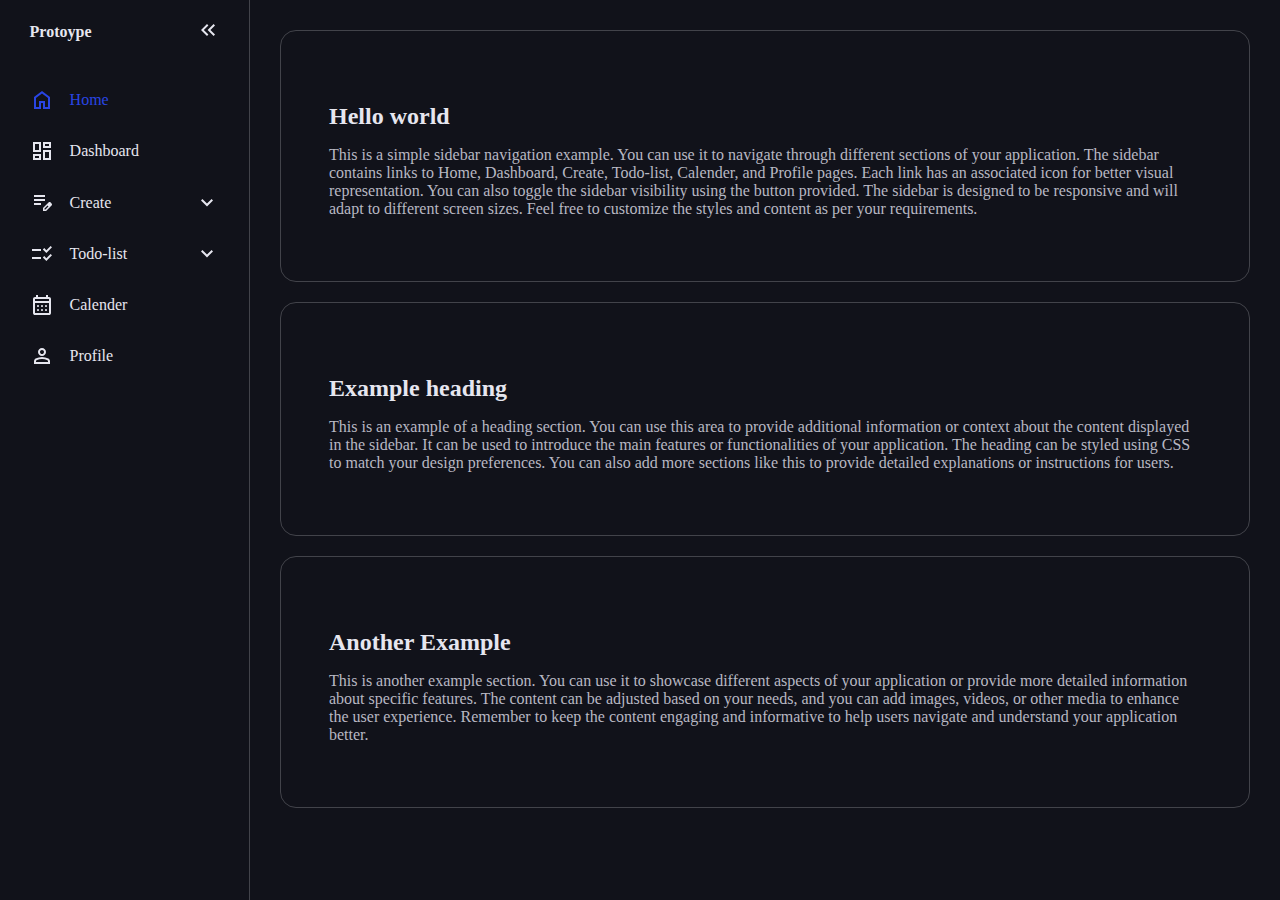
<file: index.html>
<!DOCTYPE html>
<html lang="en">
<head>
    <meta charset="UTF-8">
    <meta name="viewport" content="width=device-width, initial-scale=1.0">
    <title>document</title>
    <link rel="stylesheet" href="style.css">
</head>
<body>
    <script type="text/javascript" src="app.js" defer></script>
    <nav id="sidebar">
        <ul>
            <li>
                <span class="logo">Protoype</span>
                <button onclick=toggleSidebar() id="toggle-btn">
                    <svg xmlns="http://www.w3.org/2000/svg" height="24px" viewBox="0 -960 960 960" width="24px" fill="#e3e3e3"><path d="M440-240 200-480l240-240 56 56-183 184 183 184-56 56Zm264 0L464-480l240-240 56 56-183 184 183 184-56 56Z"/></svg>
                </button>
            </li>
            <li class="active">
                <a href="index.html"> 
                    <svg xmlns="http://www.w3.org/2000/svg" height="24px" viewBox="0 -960 960 960" width="24px" fill="#e3e3e3"><path d="M240-200h120v-240h240v240h120v-360L480-740 240-560v360Zm-80 80v-480l320-240 320 240v480H520v-240h-80v240H160Zm320-350Z"/></svg>
                    <span>Home</span>
                </a>
            </li>
            <li>
                <a href="dashboard.html">
                    <svg xmlns="http://www.w3.org/2000/svg" height="24px" viewBox="0 -960 960 960" width="24px" fill="#e3e3e3"><path d="M520-600v-240h320v240H520ZM120-440v-400h320v400H120Zm400 320v-400h320v400H520Zm-400 0v-240h320v240H120Zm80-400h160v-240H200v240Zm400 320h160v-240H600v240Zm0-480h160v-80H600v80ZM200-200h160v-80H200v80Zm160-320Zm240-160Zm0 240ZM360-280Z"/></svg>
                    <span>Dashboard</span>
                </a>
            </li>
            <li>
                <button onclick="toggleSubMenu(this)" class="dropdown-btn">
                    <svg xmlns="http://www.w3.org/2000/svg" height="24px" viewBox="0 -960 960 960" width="24px" fill="#e3e3e3"><path d="M160-400v-80h280v80H160Zm0-160v-80h440v80H160Zm0-160v-80h440v80H160Zm360 560v-123l221-220q9-9 20-13t22-4q12 0 23 4.5t20 13.5l37 37q8 9 12.5 20t4.5 22q0 11-4 22.5T863-380L643-160H520Zm300-263-37-37 37 37ZM580-220h38l121-122-18-19-19-18-122 121v38Zm141-141-19-18 37 37-18-19Z"/></svg>
                    <span>Create</span>
                    <svg xmlns="http://www.w3.org/2000/svg" height="24px" viewBox="0 -960 960 960" width="24px" fill="#e3e3e3"><path d="M480-344 240-584l56-56 184 184 184-184 56 56-240 240Z"/></svg>
                </button>
            <ul class="sub-menu">
                <div>
                    <li> <a href="#">Folder</a></li>
                    <li> <a href="#">File</a></li>
                    <li> <a href="#">project</a></li>
                </div>
            </ul>
            </li>

            <li>
                <button onclick="toggleSubMenu(this)" class="dropdown-btn">
                     <svg xmlns="http://www.w3.org/2000/svg" height="24px" viewBox="0 -960 960 960" width="24px" fill="#e3e3e3"><path d="M655-200 513-342l56-56 85 85 170-170 56 57-225 226Zm0-320L513-662l56-56 85 85 170-170 56 57-225 226ZM80-280v-80h360v80H80Zm0-320v-80h360v80H80Z"/></svg>
                     <span >Todo-list</span>
                     <svg xmlns="http://www.w3.org/2000/svg" height="24px" viewBox="0 -960 960 960" width="24px" fill="#e3e3e3"><path d="M480-344 240-584l56-56 184 184 184-184 56 56-240 240Z"/></svg>
                </button>
            <ul class="sub-menu">
                <div>   
                    <li> <a href="#">Work</a></li>
                    <li> <a href="#">private</a></li>
                    <li> <a href="#">garden</a></li>
                </div>
            </ul>
            </li>
            <li>
                <a href="calender.html">
                    <svg xmlns="http://www.w3.org/2000/svg" height="24px" viewBox="0 -960 960 960" width="24px" fill="#e3e3e3"><path d="M200-80q-33 0-56.5-23.5T120-160v-560q0-33 23.5-56.5T200-800h40v-80h80v80h320v-80h80v80h40q33 0 56.5 23.5T840-720v560q0 33-23.5 56.5T760-80H200Zm0-80h560v-400H200v400Zm0-480h560v-80H200v80Zm0 0v-80 80Zm280 240q-17 0-28.5-11.5T440-440q0-17 11.5-28.5T480-480q17 0 28.5 11.5T520-440q0 17-11.5 28.5T480-400Zm-160 0q-17 0-28.5-11.5T280-440q0-17 11.5-28.5T320-480q17 0 28.5 11.5T360-440q0 17-11.5 28.5T320-400Zm320 0q-17 0-28.5-11.5T600-440q0-17 11.5-28.5T640-480q17 0 28.5 11.5T680-440q0 17-11.5 28.5T640-400ZM480-240q-17 0-28.5-11.5T440-280q0-17 11.5-28.5T480-320q17 0 28.5 11.5T520-280q0 17-11.5 28.5T480-240Zm-160 0q-17 0-28.5-11.5T280-280q0-17 11.5-28.5T320-320q17 0 28.5 11.5T360-280q0 17-11.5 28.5T320-240Zm320 0q-17 0-28.5-11.5T600-280q0-17 11.5-28.5T640-320q17 0 28.5 11.5T680-280q0 17-11.5 28.5T640-240Z"/></svg>
                    <span>Calender</span>
                </a>
            </li>
            <li>
                <a href="profile.html">
                    <svg xmlns="http://www.w3.org/2000/svg" height="24px" viewBox="0 -960 960 960" width="24px" fill="#e3e3e3"><path d="M480-480q-66 0-113-47t-47-113q0-66 47-113t113-47q66 0 113 47t47 113q0 66-47 113t-113 47ZM160-160v-112q0-34 17.5-62.5T224-378q62-31 126-46.5T480-440q66 0 130 15.5T736-378q29 15 46.5 43.5T800-272v112H160Zm80-80h480v-32q0-11-5.5-20T700-306q-54-27-109-40.5T480-360q-56 0-111 13.5T260-306q-9 5-14.5 14t-5.5 20v32Zm240-320q33 0 56.5-23.5T560-640q0-33-23.5-56.5T480-720q-33 0-56.5 23.5T400-640q0 33 23.5 56.5T480-560Zm0-80Zm0 400Z"/></svg>
                    <span>Profile</span>
                </a>
            </li>
        </ul>

    </nav>
    <main>
        <div class="container">
            <h2>Hello world</h2>
            <p>
                This is a simple sidebar navigation example. You can use it to navigate through different sections of your application. The sidebar contains links to Home, Dashboard, Create, Todo-list, Calender, and Profile pages. Each link has an associated icon for better visual representation.
                You can also toggle the sidebar visibility using the button provided. The sidebar is designed to be responsive and will adapt to different screen sizes. Feel free to customize the styles and content as per your requirements.
            </p>
        </div>
        <div class="container">
            <h2>Example heading</h2>
            <p>
                This is an example of a heading section. You can use this area to provide additional information or context about the content displayed in the sidebar. It can be used to introduce the main features or functionalities of your application.
                The heading can be styled using CSS to match your design preferences. You can also add more sections like this to provide detailed explanations or instructions for users.
            </p>
        </div>
        <div class="container">
            <h2>Another Example</h2>
            <p>
                This is another example section. You can use it to showcase different aspects of your application or provide more detailed information about specific features. The content can be adjusted based on your needs, and you can add images, videos, or other media to enhance the user experience.
                Remember to keep the content engaging and informative to help users navigate and understand your application better.
            </p>
    </main>
</body>
</html>
</file>
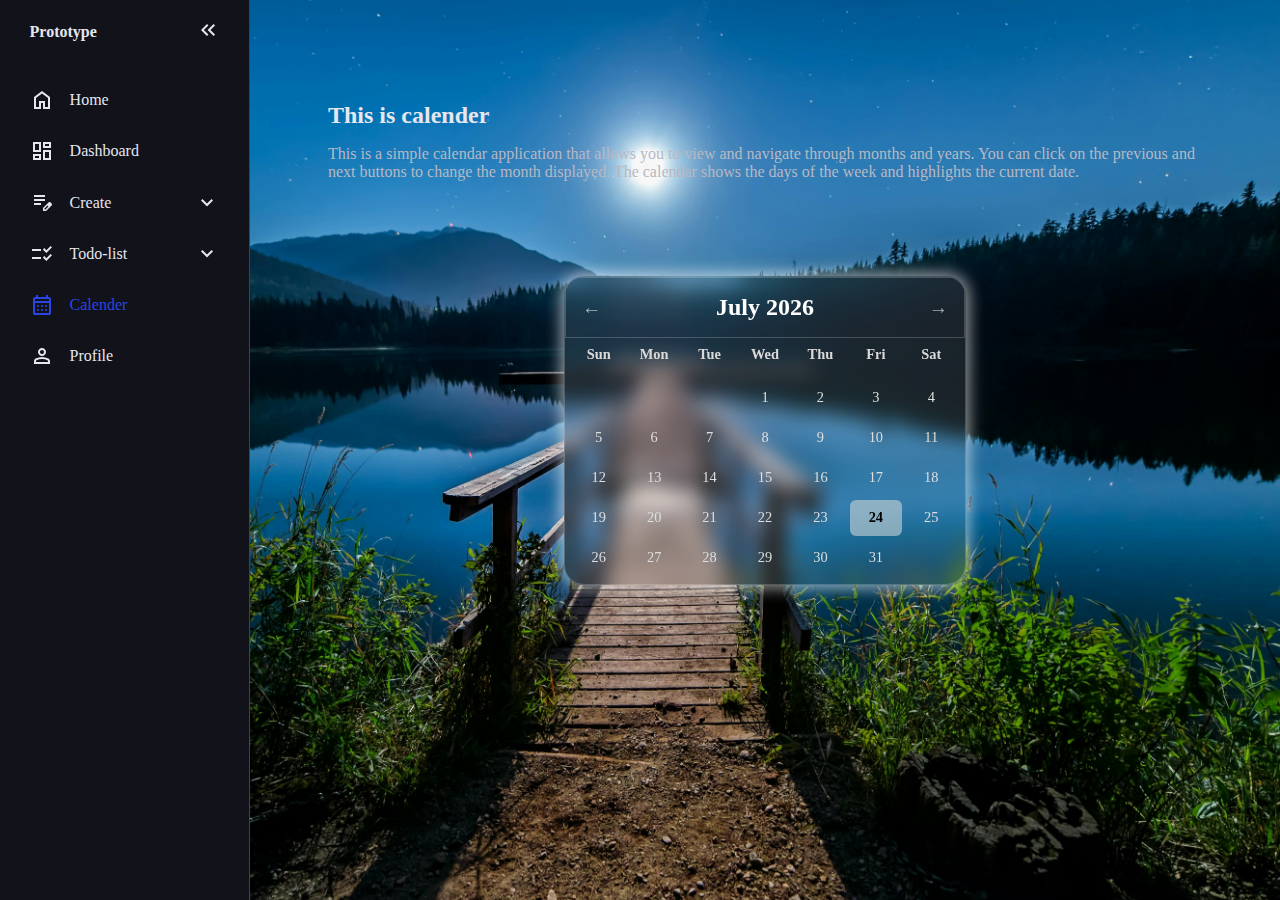
<file: calender.html>
<!DOCTYPE html>
<html lang="en">
<head>
    <meta charset="UTF-8">
    <meta name="viewport" content="width=device-width, initial-scale=1.0">
    <title>document</title>
    <link rel="stylesheet" href="style.css">
    <link rel="stylesheet" href="calender.css">
</head>
<body>
    <script type="text/javascript" src="app.js" defer></script>
    <script type="text/javascript" src="calender.js" defer></script> 
    <nav id="sidebar">
        <ul>
            <li>
                <span class="logo">Prototype</span>
                <button onclick=toggleSidebar() id="toggle-btn">
                    <svg xmlns="http://www.w3.org/2000/svg" height="24px" viewBox="0 -960 960 960" width="24px" fill="#e3e3e3"><path d="M440-240 200-480l240-240 56 56-183 184 183 184-56 56Zm264 0L464-480l240-240 56 56-183 184 183 184-56 56Z"/></svg>
                </button>
            </li>
            <li>
                <a href="index.html"> 
                    <svg xmlns="http://www.w3.org/2000/svg" height="24px" viewBox="0 -960 960 960" width="24px" fill="#e3e3e3"><path d="M240-200h120v-240h240v240h120v-360L480-740 240-560v360Zm-80 80v-480l320-240 320 240v480H520v-240h-80v240H160Zm320-350Z"/></svg>
                    <span>Home</span>
                </a>
            </li>
            <li>
                <a href="dashboard.html">
                    <svg xmlns="http://www.w3.org/2000/svg" height="24px" viewBox="0 -960 960 960" width="24px" fill="#e3e3e3"><path d="M520-600v-240h320v240H520ZM120-440v-400h320v400H120Zm400 320v-400h320v400H520Zm-400 0v-240h320v240H120Zm80-400h160v-240H200v240Zm400 320h160v-240H600v240Zm0-480h160v-80H600v80ZM200-200h160v-80H200v80Zm160-320Zm240-160Zm0 240ZM360-280Z"/></svg>
                    <span>Dashboard</span>
                </a>
            </li>
            <li>
                <button onclick="toggleSubMenu(this)" class="dropdown-btn">
                    <svg xmlns="http://www.w3.org/2000/svg" height="24px" viewBox="0 -960 960 960" width="24px" fill="#e3e3e3"><path d="M160-400v-80h280v80H160Zm0-160v-80h440v80H160Zm0-160v-80h440v80H160Zm360 560v-123l221-220q9-9 20-13t22-4q12 0 23 4.5t20 13.5l37 37q8 9 12.5 20t4.5 22q0 11-4 22.5T863-380L643-160H520Zm300-263-37-37 37 37ZM580-220h38l121-122-18-19-19-18-122 121v38Zm141-141-19-18 37 37-18-19Z"/></svg>
                    <span>Create</span>
                    <svg xmlns="http://www.w3.org/2000/svg" height="24px" viewBox="0 -960 960 960" width="24px" fill="#e3e3e3"><path d="M480-344 240-584l56-56 184 184 184-184 56 56-240 240Z"/></svg>
                </button>
            <ul class="sub-menu">
                <div>
                    <li> <a href="#">Folder</a></li>
                    <li> <a href="#">File</a></li>
                    <li> <a href="#">project</a></li>
                </div>
            </ul>
            </li>

            <li>
                <button onclick="toggleSubMenu(this)" class="dropdown-btn">
                     <svg xmlns="http://www.w3.org/2000/svg" height="24px" viewBox="0 -960 960 960" width="24px" fill="#e3e3e3"><path d="M655-200 513-342l56-56 85 85 170-170 56 57-225 226Zm0-320L513-662l56-56 85 85 170-170 56 57-225 226ZM80-280v-80h360v80H80Zm0-320v-80h360v80H80Z"/></svg>
                     <span >Todo-list</span>
                     <svg xmlns="http://www.w3.org/2000/svg" height="24px" viewBox="0 -960 960 960" width="24px" fill="#e3e3e3"><path d="M480-344 240-584l56-56 184 184 184-184 56 56-240 240Z"/></svg>
                </button>
            <ul class="sub-menu">
                <div>   
                    <li> <a href="#">Work</a></li>
                    <li> <a href="#">private</a></li>
                    <li> <a href="#">garden</a></li>
                </div>
            </ul>
            </li>
            <li class="active">
                <a href="calender.html">
                    <svg xmlns="http://www.w3.org/2000/svg" height="24px" viewBox="0 -960 960 960" width="24px" fill="#e3e3e3"><path d="M200-80q-33 0-56.5-23.5T120-160v-560q0-33 23.5-56.5T200-800h40v-80h80v80h320v-80h80v80h40q33 0 56.5 23.5T840-720v560q0 33-23.5 56.5T760-80H200Zm0-80h560v-400H200v400Zm0-480h560v-80H200v80Zm0 0v-80 80Zm280 240q-17 0-28.5-11.5T440-440q0-17 11.5-28.5T480-480q17 0 28.5 11.5T520-440q0 17-11.5 28.5T480-400Zm-160 0q-17 0-28.5-11.5T280-440q0-17 11.5-28.5T320-480q17 0 28.5 11.5T360-440q0 17-11.5 28.5T320-400Zm320 0q-17 0-28.5-11.5T600-440q0-17 11.5-28.5T640-480q17 0 28.5 11.5T680-440q0 17-11.5 28.5T640-400ZM480-240q-17 0-28.5-11.5T440-280q0-17 11.5-28.5T480-320q17 0 28.5 11.5T520-280q0 17-11.5 28.5T480-240Zm-160 0q-17 0-28.5-11.5T280-280q0-17 11.5-28.5T320-320q17 0 28.5 11.5T360-280q0 17-11.5 28.5T320-240Zm320 0q-17 0-28.5-11.5T600-280q0-17 11.5-28.5T640-320q17 0 28.5 11.5T680-280q0 17-11.5 28.5T640-240Z"/></svg>
                    <span>Calender</span>
                </a>
            </li>
            <li>
                <a href="profile.html">
                    <svg xmlns="http://www.w3.org/2000/svg" height="24px" viewBox="0 -960 960 960" width="24px" fill="#e3e3e3"><path d="M480-480q-66 0-113-47t-47-113q0-66 47-113t113-47q66 0 113 47t47 113q0 66-47 113t-113 47ZM160-160v-112q0-34 17.5-62.5T224-378q62-31 126-46.5T480-440q66 0 130 15.5T736-378q29 15 46.5 43.5T800-272v112H160Zm80-80h480v-32q0-11-5.5-20T700-306q-54-27-109-40.5T480-360q-56 0-111 13.5T260-306q-9 5-14.5 14t-5.5 20v32Zm240-320q33 0 56.5-23.5T560-640q0-33-23.5-56.5T480-720q-33 0-56.5 23.5T400-640q0 33 23.5 56.5T480-560Zm0-80Zm0 400Z"/></svg>
                    <span>Profile</span>
                </a>
            </li>
        </ul>

    </nav>
    <main>
        <div class="container">
            <h2>This is calender</h2>
            <p>
                This is a simple calendar application that allows you to view and navigate through months and years. You can click on the previous and next buttons to change the month displayed. The calendar shows the days of the week and highlights the current date.
            </p>
        </div>
        <div class="calendar-container">
            <div class="calendar-header">
                <button id="prev">&#8592;</button>
                <h2 id="monthYear"></h2>
                <button id="next">&#8594;</button>
            </div>
            <div class="calendar-weekdays">
                <div>Sun</div>
                <div>Mon</div>
                <div>Tue</div>
                <div>Wed</div>
                <div>Thu</div>
                <div>Fri</div>
                <div>Sat</div>
            </div>
            <div class="calendar-days" id="calendarDays"></div>
        </div>
    </main>
</body>
</html>
</file>
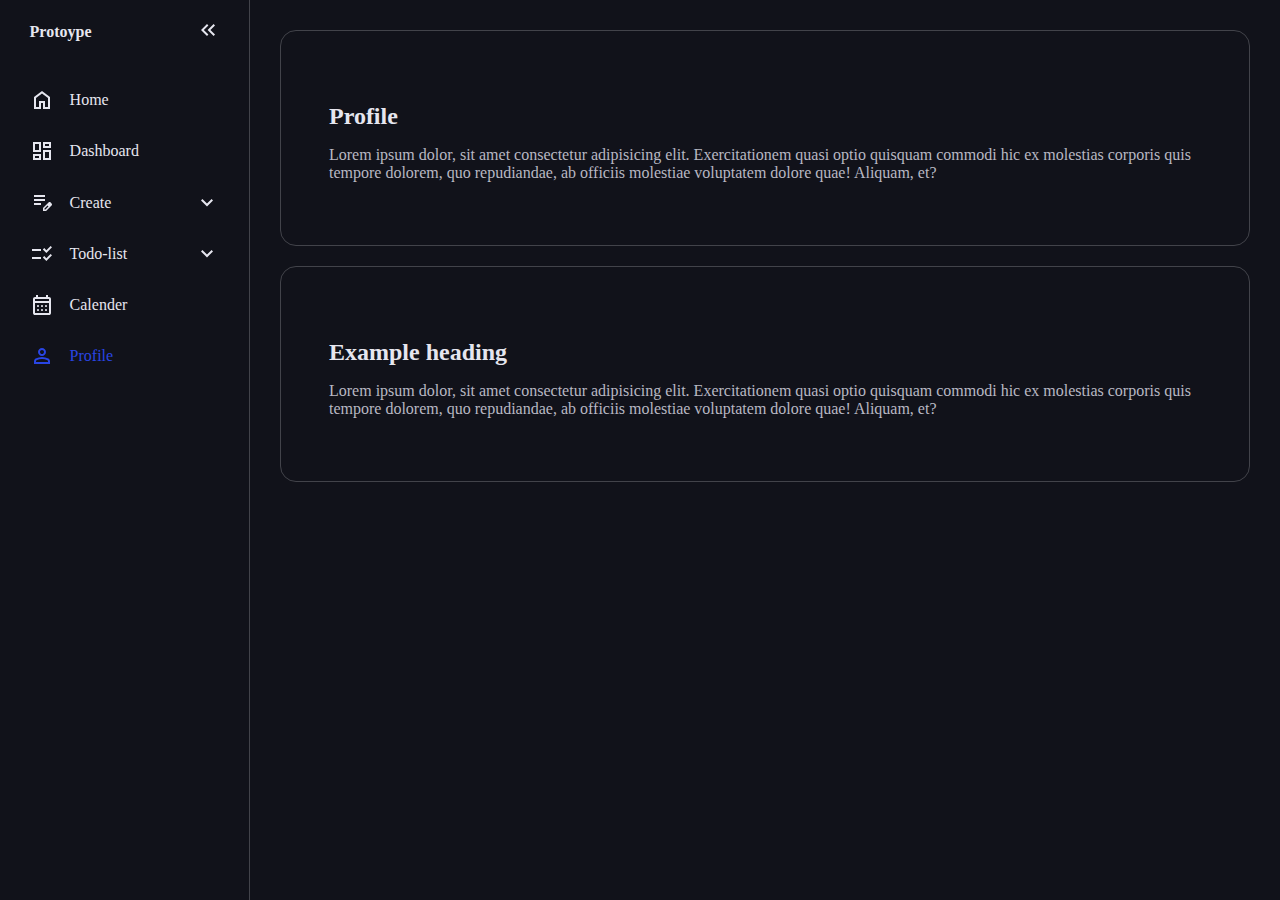
<file: profile.html>
<!DOCTYPE html>
<html lang="en">
<head>
    <meta charset="UTF-8">
    <meta name="viewport" content="width=device-width, initial-scale=1.0">
    <title>document</title>
    <link rel="stylesheet" href="style.css">
</head>
<body>
    <script type="text/javascript" src="app.js" defer></script>
    <nav id="sidebar">
        <ul>
            <li>
                <span class="logo">Protoype</span>
                <button onclick=toggleSidebar() id="toggle-btn">
                    <svg xmlns="http://www.w3.org/2000/svg" height="24px" viewBox="0 -960 960 960" width="24px" fill="#e3e3e3"><path d="M440-240 200-480l240-240 56 56-183 184 183 184-56 56Zm264 0L464-480l240-240 56 56-183 184 183 184-56 56Z"/></svg>
                </button>
            </li>
            <li>
                <a href="index.html"> 
                    <svg xmlns="http://www.w3.org/2000/svg" height="24px" viewBox="0 -960 960 960" width="24px" fill="#e3e3e3"><path d="M240-200h120v-240h240v240h120v-360L480-740 240-560v360Zm-80 80v-480l320-240 320 240v480H520v-240h-80v240H160Zm320-350Z"/></svg>
                    <span>Home</span>
                </a>
            </li>
            <li>
                <a href="dashboard.html">
                    <svg xmlns="http://www.w3.org/2000/svg" height="24px" viewBox="0 -960 960 960" width="24px" fill="#e3e3e3"><path d="M520-600v-240h320v240H520ZM120-440v-400h320v400H120Zm400 320v-400h320v400H520Zm-400 0v-240h320v240H120Zm80-400h160v-240H200v240Zm400 320h160v-240H600v240Zm0-480h160v-80H600v80ZM200-200h160v-80H200v80Zm160-320Zm240-160Zm0 240ZM360-280Z"/></svg>
                    <span>Dashboard</span>
                </a>
            </li>
            <li>
                <button onclick="toggleSubMenu(this)" class="dropdown-btn">
                    <svg xmlns="http://www.w3.org/2000/svg" height="24px" viewBox="0 -960 960 960" width="24px" fill="#e3e3e3"><path d="M160-400v-80h280v80H160Zm0-160v-80h440v80H160Zm0-160v-80h440v80H160Zm360 560v-123l221-220q9-9 20-13t22-4q12 0 23 4.5t20 13.5l37 37q8 9 12.5 20t4.5 22q0 11-4 22.5T863-380L643-160H520Zm300-263-37-37 37 37ZM580-220h38l121-122-18-19-19-18-122 121v38Zm141-141-19-18 37 37-18-19Z"/></svg>
                    <span>Create</span>
                    <svg xmlns="http://www.w3.org/2000/svg" height="24px" viewBox="0 -960 960 960" width="24px" fill="#e3e3e3"><path d="M480-344 240-584l56-56 184 184 184-184 56 56-240 240Z"/></svg>
                </button>
            <ul class="sub-menu">
                <div>
                    <li> <a href="#">Folder</a></li>
                    <li> <a href="#">File</a></li>
                    <li> <a href="#">project</a></li>
                </div>
            </ul>
            </li>

            <li>
                <button onclick="toggleSubMenu(this)" class="dropdown-btn">
                     <svg xmlns="http://www.w3.org/2000/svg" height="24px" viewBox="0 -960 960 960" width="24px" fill="#e3e3e3"><path d="M655-200 513-342l56-56 85 85 170-170 56 57-225 226Zm0-320L513-662l56-56 85 85 170-170 56 57-225 226ZM80-280v-80h360v80H80Zm0-320v-80h360v80H80Z"/></svg>
                     <span >Todo-list</span>
                     <svg xmlns="http://www.w3.org/2000/svg" height="24px" viewBox="0 -960 960 960" width="24px" fill="#e3e3e3"><path d="M480-344 240-584l56-56 184 184 184-184 56 56-240 240Z"/></svg>
                </button>
            <ul class="sub-menu">
                <div>   
                    <li> <a href="#">Work</a></li>
                    <li> <a href="#">private</a></li>
                    <li> <a href="#">garden</a></li>
                </div>
            </ul>
            </li>
            <li>
                <a href="calender.html">
                    <svg xmlns="http://www.w3.org/2000/svg" height="24px" viewBox="0 -960 960 960" width="24px" fill="#e3e3e3"><path d="M200-80q-33 0-56.5-23.5T120-160v-560q0-33 23.5-56.5T200-800h40v-80h80v80h320v-80h80v80h40q33 0 56.5 23.5T840-720v560q0 33-23.5 56.5T760-80H200Zm0-80h560v-400H200v400Zm0-480h560v-80H200v80Zm0 0v-80 80Zm280 240q-17 0-28.5-11.5T440-440q0-17 11.5-28.5T480-480q17 0 28.5 11.5T520-440q0 17-11.5 28.5T480-400Zm-160 0q-17 0-28.5-11.5T280-440q0-17 11.5-28.5T320-480q17 0 28.5 11.5T360-440q0 17-11.5 28.5T320-400Zm320 0q-17 0-28.5-11.5T600-440q0-17 11.5-28.5T640-480q17 0 28.5 11.5T680-440q0 17-11.5 28.5T640-400ZM480-240q-17 0-28.5-11.5T440-280q0-17 11.5-28.5T480-320q17 0 28.5 11.5T520-280q0 17-11.5 28.5T480-240Zm-160 0q-17 0-28.5-11.5T280-280q0-17 11.5-28.5T320-320q17 0 28.5 11.5T360-280q0 17-11.5 28.5T320-240Zm320 0q-17 0-28.5-11.5T600-280q0-17 11.5-28.5T640-320q17 0 28.5 11.5T680-280q0 17-11.5 28.5T640-240Z"/></svg>
                    <span>Calender</span>
                </a>
            </li>
            <li class="active">
                <a href="profile.html">
                    <svg xmlns="http://www.w3.org/2000/svg" height="24px" viewBox="0 -960 960 960" width="24px" fill="#e3e3e3"><path d="M480-480q-66 0-113-47t-47-113q0-66 47-113t113-47q66 0 113 47t47 113q0 66-47 113t-113 47ZM160-160v-112q0-34 17.5-62.5T224-378q62-31 126-46.5T480-440q66 0 130 15.5T736-378q29 15 46.5 43.5T800-272v112H160Zm80-80h480v-32q0-11-5.5-20T700-306q-54-27-109-40.5T480-360q-56 0-111 13.5T260-306q-9 5-14.5 14t-5.5 20v32Zm240-320q33 0 56.5-23.5T560-640q0-33-23.5-56.5T480-720q-33 0-56.5 23.5T400-640q0 33 23.5 56.5T480-560Zm0-80Zm0 400Z"/></svg>
                    <span>Profile</span>
                </a>
            </li>
        </ul>

    </nav>
    <main>
        <div class="container">
            <h2>Profile</h2>
            <p>
                Lorem ipsum dolor, sit amet consectetur adipisicing elit. Exercitationem quasi optio quisquam commodi hic ex molestias corporis quis tempore dolorem, quo repudiandae, ab officiis molestiae voluptatem dolore quae! Aliquam, et?
            </p>
        </div>
        <div class="container">
            <h2>Example heading</h2>
            <p>
                Lorem ipsum dolor, sit amet consectetur adipisicing elit. Exercitationem quasi optio quisquam commodi hic ex molestias corporis quis tempore dolorem, quo repudiandae, ab officiis molestiae voluptatem dolore quae! Aliquam, et?
            </p>
        </div>
    </main>
</body>
</html>
</file>
<file: style.css>
@import url('https://fonts.googleapis.com/css2?family=Material+Symbols+Outlined:opsz,wght,FILL,GRAD@24,400,0,0&display=swap');
:root {
  --base-clr:#11121a;
  --line-clr:#42434a;
  --hover-clr:#222533;
  --text-clr:#e6e6ef;
  --accent-clr:#2945e4;
  --secondary-text-clr:#b8b8c3;
}
.material-symbols-outlined {
  color: var(--mdc-icon-color, black);
  font-variation-settings:
    'FILL' 0,
    'wght' 400,
    'GRAD' 0,
    'opsz' 24;
}
*{
    margin: 0;
    padding: 0;
}
/* html{
    font-family: poppins, sans-serif;
    line-height: 1.5rem;
} */
body{
    min-height: 100vh;
    min-height: 100dvh;
    background-color: var(--base-clr);
    color: var(--text-clr);
    display: grid;
    grid-template-columns: auto 1fr;
}
#sidebar {
    box-sizing: border-box;
    height: 100vh;
    width: 250px;
    padding: 5px 1em;
    background-color: var(--base-clr);
    border-right: 1px solid var(--line-clr);

    position: sticky;
    top: 0;
    align-self: start; 

    transition: 300ms ease-in-out;
    overflow: hidden;
    text-wrap:nowrap;
}
#sidebar.close{
    padding: 5px;
    width: 55px; /* Adjusted width for closed sidebar */
}
#sidebar ul{
    list-style: none;
}
#sidebar >ul> li:first-child{
    display: flex;
    justify-content: flex-end;
    margin-bottom: 16px;
    .logo{
        font-weight: 600;
    }
}
#sidebar ul li.active a{
    color: var(--accent-clr);
    svg{
        fill: var(--accent-clr);
    }
}
main{
    padding: min(30px,7%);
}
main p{
    color: var(--secondary-text-clr);
    margin-top:5px;
    margin-bottom: 15px;
}
.container {
    border:1px solid var(--line-clr);
    border-radius: 1em;
    margin-bottom: 20px;
    padding: min(3em,15%);
    h2,p{margin-top: 1em}

}
#sidebar a,#sidebar .dropdown-btn,#sidebar .logo{
    border-radius: .5em;
    padding: .85em;
    text-decoration: none;
    color: var(--text-clr);
    display: flex;
    align-items: center;
    gap: 1em;
}
.dropdown-btn{
    width: 100%;
    text-align: left;
    background: none;
    border: none;
    font: inherit;
    cursor: pointer;
}
#sidebar svg{
    flex-shrink: 0;
    fill: var(--text-clr);
}
#sidebar a span, #sidebar .dropdown-btn span{
    flex-grow: 1;
}
#sidebar a:hover,#sidebar .dropdown-btn:hover{
    background-color: var(--hover-clr);
}
#sidebar .sub-menu{
    display: grid;
    grid-template-rows: 0fr;
    transition: 300ms ease-in-out;
    >div{
        overflow: hidden;
    }
}
#sidebar .sub-menu.show{
    grid-template-rows: 1fr;
}
.dropdown-btn svg{
    transition: 200ms ease;
}
.rotate svg:last-child{
    rotate:-180deg;
}

#sidebar .sub-menu a{
    padding-left: 2em;
}
#toggle-btn{
    margin-left: auto;
    padding: 1em;
    border: none;
    border-radius: .5em;
    background: none;
    cursor: pointer;
    svg{
        transition: rotate 150ms ease;
    }
}
#toggle-btn:hover{
    background-color: var(--hover-clr);
}

@media(max-width: 800px) {
    body{
        grid-template-columns: 1fr;
    }
    main{
        padding: 2em 1em 60px 1em;
    }
    .container{
        border: none;
        padding: 0;
    }
    #sidebar{
        /* backdrop-filter: blur(10px); 
        -webkit-backdrop-filter: blur(5px); */
        height:60px;
        width: 100%;
        border-right: none;
        border-top: 1px solid var(--line-clr);
        position: fixed;
        top:unset;
        bottom: 0;
        >ul{
            padding: 0;
            display: grid;
            grid-auto-columns: 60px;
            grid-auto-flow: column;
            align-items: center;
            overflow: scroll; /* Allow horizontal scrolling */
        }
        ul li{
            height: 100%;
        }
        ul a ,ul .dropdown-btn{
            width:60px;
            height:60px;
            padding: 0;
            border-radius: 0;
            justify-content: center;
        }
        ul li span , ul li:first-child, .dropdown-btn svg:last-child{
            display: none;
        }
        ul li .sub-menu.sub-menu.show{
            position: fixed;
            bottom: 60px;
            left: 0;
            box-sizing: border-box;
            height: 60px;
            width: 100%;
            background-color: var(--hover-clr);
            border-top: 1px solid var(--line-clr);
            display: flex;
            justify-content: center;
            > div{
                overflow-x: auto;
            }
            li{
                display: inline-flex;
            }
            a{
                box-sizing: border-box;
                padding: 1em;
                width: auto;
                justify-content: center;
            }
        }
    }
    
}
</file>
<file: calender.css>
/* Calendar Stylesheet */
.container {
    border: none;
    border-radius: 1em;
    margin-bottom: 20px;
    padding: min(3em, 15%);


    h2,
    p {
        margin-top: 1em
    }

}
body {
    min-height: 100vh;
    min-height: 100dvh;
    background-image: url("background.jpg");
    background-size: cover;
    color: var(--text-clr);
    display: grid;
    grid-template-columns: auto 1fr;
}


.calendar-container {
    margin: 2rem auto;
    width: 100%;
    max-width: 400px;
    background: rgba(255, 255, 255, 0.1); /* semi-transparent white */
    border-radius: 20px;
    box-shadow: 0 0 15px 3px rgba(255, 255, 255, 0.6); /* neon white glow */
    backdrop-filter: blur(10px); /* blur effect for glassiness */
    -webkit-backdrop-filter: blur(5px); /* Safari support */
    border: 1px solid rgba(255, 255, 255, 0.2); /* subtle border */
    overflow: hidden;
}



.calendar-header {
    display: flex;
    justify-content: space-between;
    align-items: center;
    padding: 1rem;
    color: white;
    border: 1px solid rgba(255, 255, 255, 0.2); /* subtle border */
}

.calendar-header button {
    background: transparent;
    border: none;
    color: rgba(255, 255, 255, 0.62);
    font-size: 1.2rem;
    cursor: pointer;
}

.calendar-weekdays,
.calendar-days {
    display: grid;
    grid-template-columns: repeat(7, 1fr);
    padding: 0.5rem;
    gap: 4px;
    color: rgb(222, 222, 222);
}

.calendar-weekdays div {
    text-align: center;
    font-weight: bold;
    color: #dad9d9;
    font-size: 0.9rem;
}

.calendar-days div {
    text-align: center;
    padding: 0.6rem 0;
    font-size: 0.9rem;
    background: #fafcf800;
    border-radius: 6px;
    transition: background 0.3s;
}

.calendar-days div:hover {
    background: #e0e0e06a;
    cursor: pointer;
}

.today {
    background-color: #cfd7d496 !important;
    /* Bright neon green */
    color: #000 !important;
    font-weight: bold;
}

.calendar-days div.selected {
    background-color: #2945e4;
    /* Accent color */
    color: white;
    font-weight: bold;
    border-radius: 6px;
}


/* Mobile responsive tweaks */
@media (max-width: 500px) {
    .calendar-header h2 {
        font-size: 1rem;
    }

    .calendar-days div,
    .calendar-weekdays div {
        font-size: 0.75rem;
        padding: 0.4rem 0;
    }

    .calendar-container {
        max-width: 95%;
    }
}
@media (max-width: 800px) {
    body {
        grid-template-columns: 1fr;
    }

    .container {
        padding: 2em;
    }

    .calendar-container {
        width: 100%;
        max-width: none;
        margin: 1rem auto;
    }
}
#sidebar{
    z-index: 1;
}
/* Needs to be debugged resposive side bar submenu */
</file>
